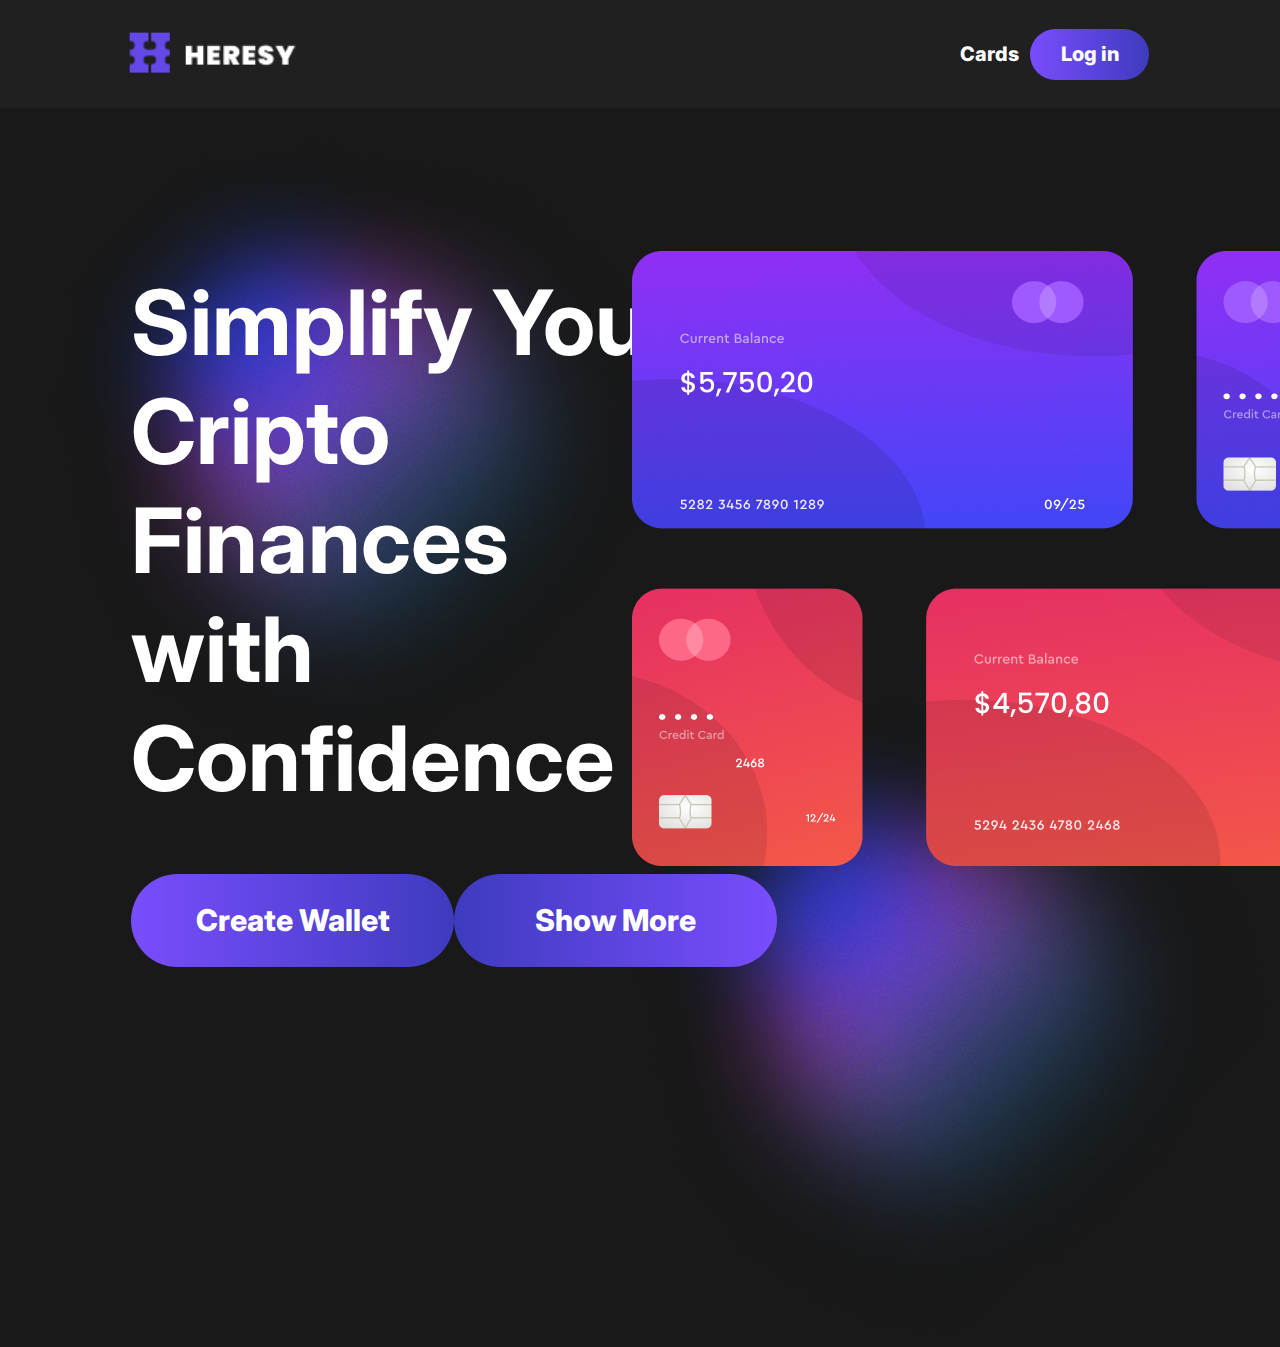
<file: index.html>
<!DOCTYPE html>
<html lang="en">
  <head>
    <meta charset="UTF-8">
    <meta name="viewport" content="width=device-width, initial-scale=1.0">
    <meta http-equiv="X-UA-Compatible" content="ie=edge">
    <title>LiziKitia</title>
    <link rel="stylesheet" href="./styles.css">
    <link rel="icon" href="./favicon.ico" type="image/x-icon">
    <link href="https://fonts.googleapis.com/css2?family=Inter:wght@400;700&display=swap" rel="stylesheet">
  </head>

    <body>
      <header>
          <div id="headerContainer">
            <img src="resources/Frame 6 (1).png" alt="logo" id="logo">
            <div id="navigationButtons">
              <button id="cardsLink">Cards</button>
              <form action="create.html">
                <button id="logInButton">Log in</button>
              </form>
            </div>
          </div>
      </header>

    <div id="container">
      <div id="landings">
        <div id="left">
          <h1 id="mainHeader">Simplify Your <br> Cripto Finances <br> with Confidence</h1>
          <div id="ButtonsWrap">
            <form action="create.html">
              <button id="createButton">Create Wallet</button>
            </form>
            <button id="showMore">Show More</button>
          </div>
        </div>
        <div id="right">
          <img src="resources/Frame 3 (1).png" id="rightImage">
        </div>
      </div>


      <div id="products">
      </div>
    </div>

    <script src="script.js"></script>
  </body>

</html>
</file>
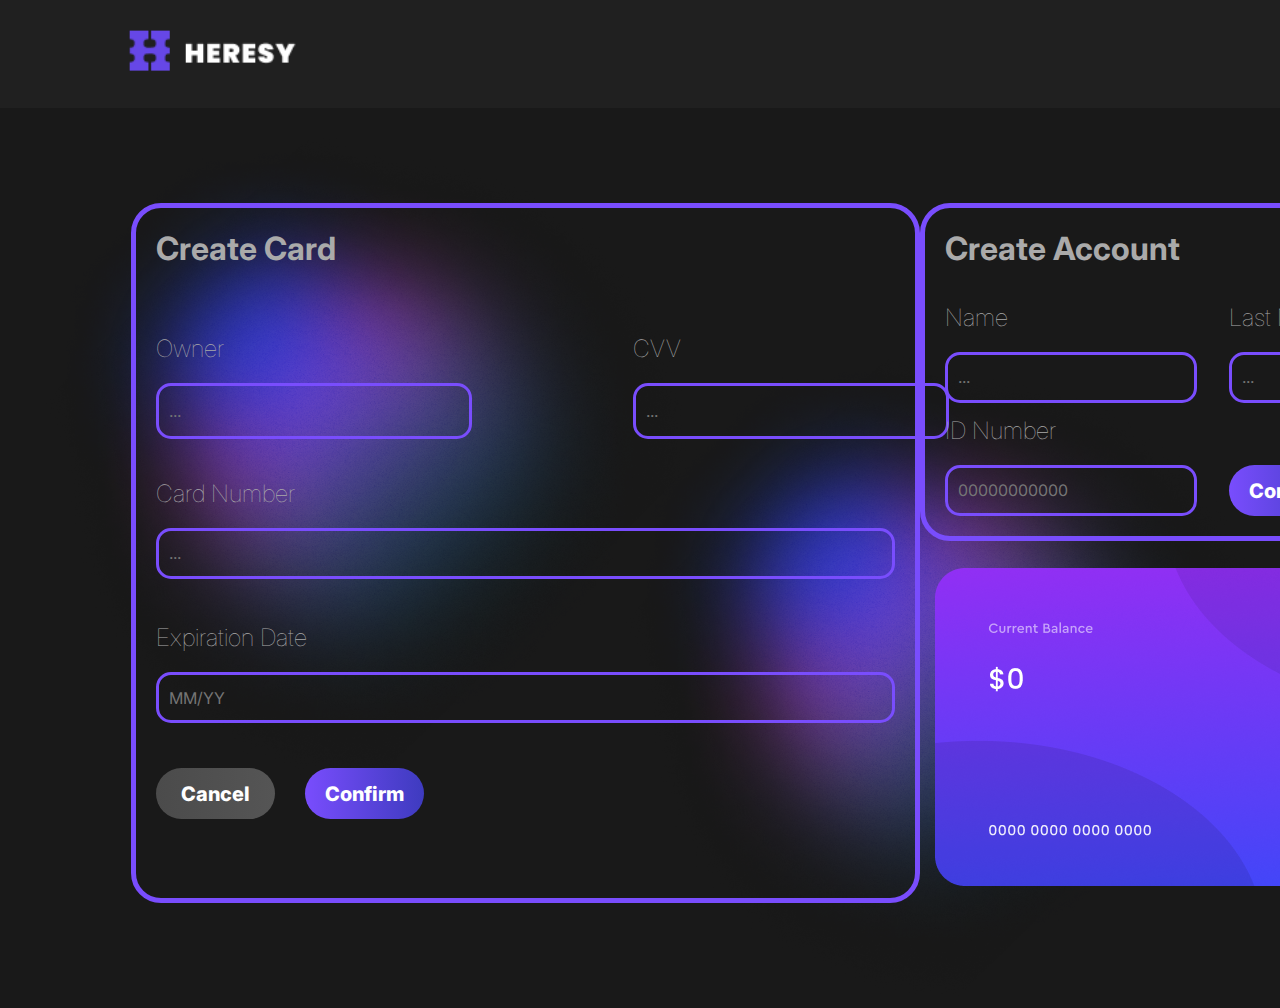
<file: create.html>
<!DOCTYPE html>
<html lang="en">
  <head>
    <meta charset="UTF-8">
    <meta name="viewport" content="width=device-width, initial-scale=1.0">
    <meta http-equiv="X-UA-Compatible" content="ie=edge">
    <title>Lizi Kitia</title>
    <link rel="stylesheet" href="./create.css">
    <link rel="icon" href="./favicon.ico" type="image/x-icon">
    <link href="https://fonts.googleapis.com/css2?family=Inter:wght@400;700&display=swap" rel="stylesheet">
  </head>

    <body>
      <header>
          <div id="headerContainer">
            <form action="index.html">
              <button id="logoBut"><img src="resources/Frame 6 (1).png" alt="logo" id="logo"></button>
            </form>
            <div id="navigationButtons">
            </div>
          </div>
      </header>

    <div id="container">
      <div id="landings">
        <div id="left">
            <h1>Create Card</h1>
            <div id="first">
                <div id="firstLeft">
                    <h2>Owner</h2>
                    <input placeholder="..." id="owner">
                </div>
                <div id="firstRight">
                    <h2>CVV</h2>
                    <input placeholder="..." id="cvv">
                </div>
            </div>
            <div id="second">
                <h2>Card Number</h2>
                <input placeholder="..." id="cardNumber">
            </div>
            <div id="third">
              <h2>Expiration Date</h2>
                <input placeholder="MM/YY" id="expirationDate">
            </div>
            <div id="fourth">
              <form action="index.html">
                <button id="cancel">Cancel</button>
              </form>
                <button id="confirm">Confirm</button>
            </div>
        </div>
        <div id="right">
            <div id="rightInfo">
              <h1>Create Account</h1>
              <div id="rightRowOne">
                <div id="l">
                  <h2>Name</h2>
                  <input placeholder="..." id="name">
                </div>
                <div id="r">
                  <h2>Last Name</h2>
                  <input placeholder="..." id="lastName">
                </div>
              </div>
              <div id="rightRowTwo">
                <div id="l">
                  <h2>ID Number</h2>
                  <input placeholder="00000000000" id="id">
                </div>
                <div id="ri">
                  <button id="confirm2">Confirm</button>
                </div>
              </div>
            </div>
            <img id="rightPhoto" src="resources/Frame 7 (1).png">
        </div>
      </div>
    <script src="create.js"></script>
  </body>

</html>
</file>
<file: styles.css>
html{
    font-family: 'Inter', sans-serif;
    scroll-behavior: smooth;
}

*{
    box-sizing: border-box;
}

/*header*/
header{
    position: fixed;
    width: 100%;
    height: 108px;
    background-color: #202020;
    box-sizing: border-box;
    padding: 0px 131px 0px 131px;
    z-index: 1;
}

body{
    margin: 0;
    display: flex;
    flex-direction: column;
}

#headerContainer{
    display: flex;
    flex-direction: row;
    justify-content: space-between;
    width: 100%;
    height: 100%;
    align-items: center;
}

#navigationButtons{
    display: flex;
    flex-direction: row;
    align-items: center;
    justify-content: space-between;
    width: 200px;
    height: 100%;
}

#logo{
    height: 80px;
    margin-left: -24px;
    cursor: pointer;
}

#logInButton{
    all: unset; /* Removes all default button styles */
    cursor: pointer;
    text-align: center;
    font-size: 20px;
    font-weight: 800;
    color: white;
    width: 119px;
    height: 51px;
    border-radius: 70px;
    background: linear-gradient(to right, #794DFD, #3E3BBF);
}

#cardsLink{
    all: unset; /* Removes all default button styles */
    cursor: pointer;
    text-align: center;
    font-size: 20px;
    font-weight: 800;
    color: white;
    width: 119px;
    height: 51px;
}

/*--------------------------landing------------------------*/

#container{
    margin-top: 108px;
    width: 100%;
    height: 100%;
    background-color:#191919;
    background-image: url(resources/Frame\ 5\ \(1\).png),url(resources/Frame\ 5\ \(1\).png);
    background-size: 700px;
    background-repeat:no-repeat;
    background-position: top left,bottom right;

}

#landings{
    margin-top: 100px;
    margin-left: 131px;
    margin-right: 131px;
    display: flex;
    flex-direction: row;
    justify-content: space-between;
    width: 100%;
    max-width: calc(100% - 262px);
}

#left{
    display: flex;
    flex-direction: column;
}

#right{
    display: flex;
    position: relative;
    width: 50%; /* You can adjust the width of the right section */
    height: 700px;
    justify-content: center;
    align-items: center;
    z-index: 0;
}

#right:hover #slideshowButton {
    visibility: visible;
    opacity: 1;
}
#mainHeader{
    color: white;
    font-size: 90px;
}

#createButton,#showMore,#slideshowButton{
    all: unset; /* Removes all default button styles */
    width: 323px;
    height: 93px;
    cursor: pointer;
    text-align: center;
    font-size: 30px;
    font-weight: 800;
    color: white;
    border-radius: 70px;
    background: linear-gradient(to right, #794DFD, #3E3BBF);
}

#showMore{
    background: linear-gradient(to right, #3E3BBF, #794DFD);
}

#products{
    margin: 50px 131px;
    display: flex;
    flex-direction: row;
    justify-content: space-between;
    height: 280px;
    width: 100%;
    max-width: calc(100% - 262px);
}

#ButtonsWrap{
    display: flex;
    flex-direction: row;
    justify-content: space-between;
}

#cardProducts{
    width: 500px;
    transition: width 0.3s ease;
}

#cardProducts:hover{
    width: 550px;
}
</file>
<file: create.css>
html{
    font-family: 'Inter', sans-serif;
    scroll-behavior: smooth;
}

*{
    box-sizing: border-box;
}

/*header*/
header{
    position: fixed;
    width: 100%;
    height: 108px;
    background-color: #202020;
    box-sizing: border-box;
    padding: 0px 131px 0px 131px;
    z-index: 1;
}

body{
    margin: 0;
    display: flex;
    flex-direction: column;
}

#headerContainer{
    display: flex;
    flex-direction: row;
    justify-content: space-between;
    width: 100%;
    height: 100%;
    align-items: center;
}

#navigationButtons{
    display: flex;
    flex-direction: row;
    align-items: center;
    justify-content: space-between;
    width: 200px;
    height: 100%;
}

#logo{
    height: 80px;
    margin-left: -24px;
}

#logInButton{
    all: unset; /* Removes all default button styles */
    cursor: pointer;
    text-align: center;
    font-size: 20px;
    font-weight: 800;
    color: white;
    width: 119px;
    height: 51px;
    border-radius: 70px;
    background: linear-gradient(to right, #794DFD, #3E3BBF);
}

#cardsLink{
    all: unset; /* Removes all default button styles */
    cursor: pointer;
    text-align: center;
    font-size: 20px;
    font-weight: 800;
    color: white;
    width: 119px;
    height: 51px;
}

/*--------------------------landing------------------------*/

#container{
    display: flex;
    margin-top: 108px;
    width: 100%;
    height: 100vh;
    background-color:#191919;
    background-image: url(resources/Frame\ 5\ \(1\).png),url(resources/Frame\ 5\ \(1\).png);
    background-size: 700px;
    background-repeat:no-repeat;
    background-position: top left,bottom right;
    align-items: center;

}

#landings{
    margin-top: 50px;
    margin-left: 131px;
    margin-right: 131px;
    display: flex;
    flex-direction: row;
    justify-content: space-between;
    width: 100%;
    max-width: calc(100% - 262px);
    margin-bottom: 60px;
}

#left{
    padding-left: 20px;
    padding-right: 20px;
    padding-bottom: 30px;
    display: flex;
    flex-direction: column;
    justify-content: space-between;
    width: 900px;
    height: 700px;
    border: 5px solid #794DFD;
    border-radius: 30px;
    background-color: none;
}

#right{
    display: flex;
    flex-direction: column;
    justify-content: space-between;
    width: 600px;
    height: 700px;
    background-color: none;
}

#rightInfo{
    display: flex;
    padding: 0px 20px 20px 20px;
    flex-direction: column;
    justify-content: space-between;
    width: 100%;
    height: 350px;
    border: 5px solid #794DFD;
    border-radius: 30px;
    background-color: none;
}

#second,#third{
    display: flex;
    flex-direction: column;
    justify-content: space-between;
    width: 100%;
    height: 100px;
}


#first,#fourth{
    width: 100%;
    height: 100px;
    display: flex;
    flex-direction: row;
    justify-content: space-between;
}

#fourth{
    justify-content: flex-start;
    gap: 30px;
}

#firstRight,#firstLeft{
    height: 100%;
    width: 50%;
}

#firstRight{
    padding-left: 107px;
}

h1{
    color: #aaaaaa;
}

h2{
    margin-top: 0;
    font-weight: 100;
    color: #aaaaaa;
}

input{
    all: unset;
    padding-left: 10px;
    color: aliceblue;
    height: 50px;
    border: 3px solid #794DFD;
    border-radius: 15px;
}

#owner,#cvv{
    width: 300px;
}

#cancel,#confirm,#confirm2{
    all: unset; /* Removes all default button styles */
    cursor: pointer;
    text-align: center;
    font-size: 20px;
    font-weight: 800;
    color: white;
    width: 119px;
    height: 51px;
    border-radius: 70px;
    background: linear-gradient(to right, #794DFD, #3E3BBF);
}

#cancel{
    background: linear-gradient(to right, #4b4b4b, #555555);
}

#rightRowOne,#rightRowTwo{
    display: flex;
    flex-direction: row;
    justify-content: space-between;
    height: 100px;
}

#l,#r,#ri{
    display: flex;
    flex-direction: column;
    justify-content: space-between;
    height: 100%;
    width: 47%;
}

#ri{
    display: flex;
    justify-content:flex-end;
    align-items:start;
    height: 100%;
    width: 47%;
}

#logoBut{
    all: unset;
    cursor: pointer;
}
</file>
